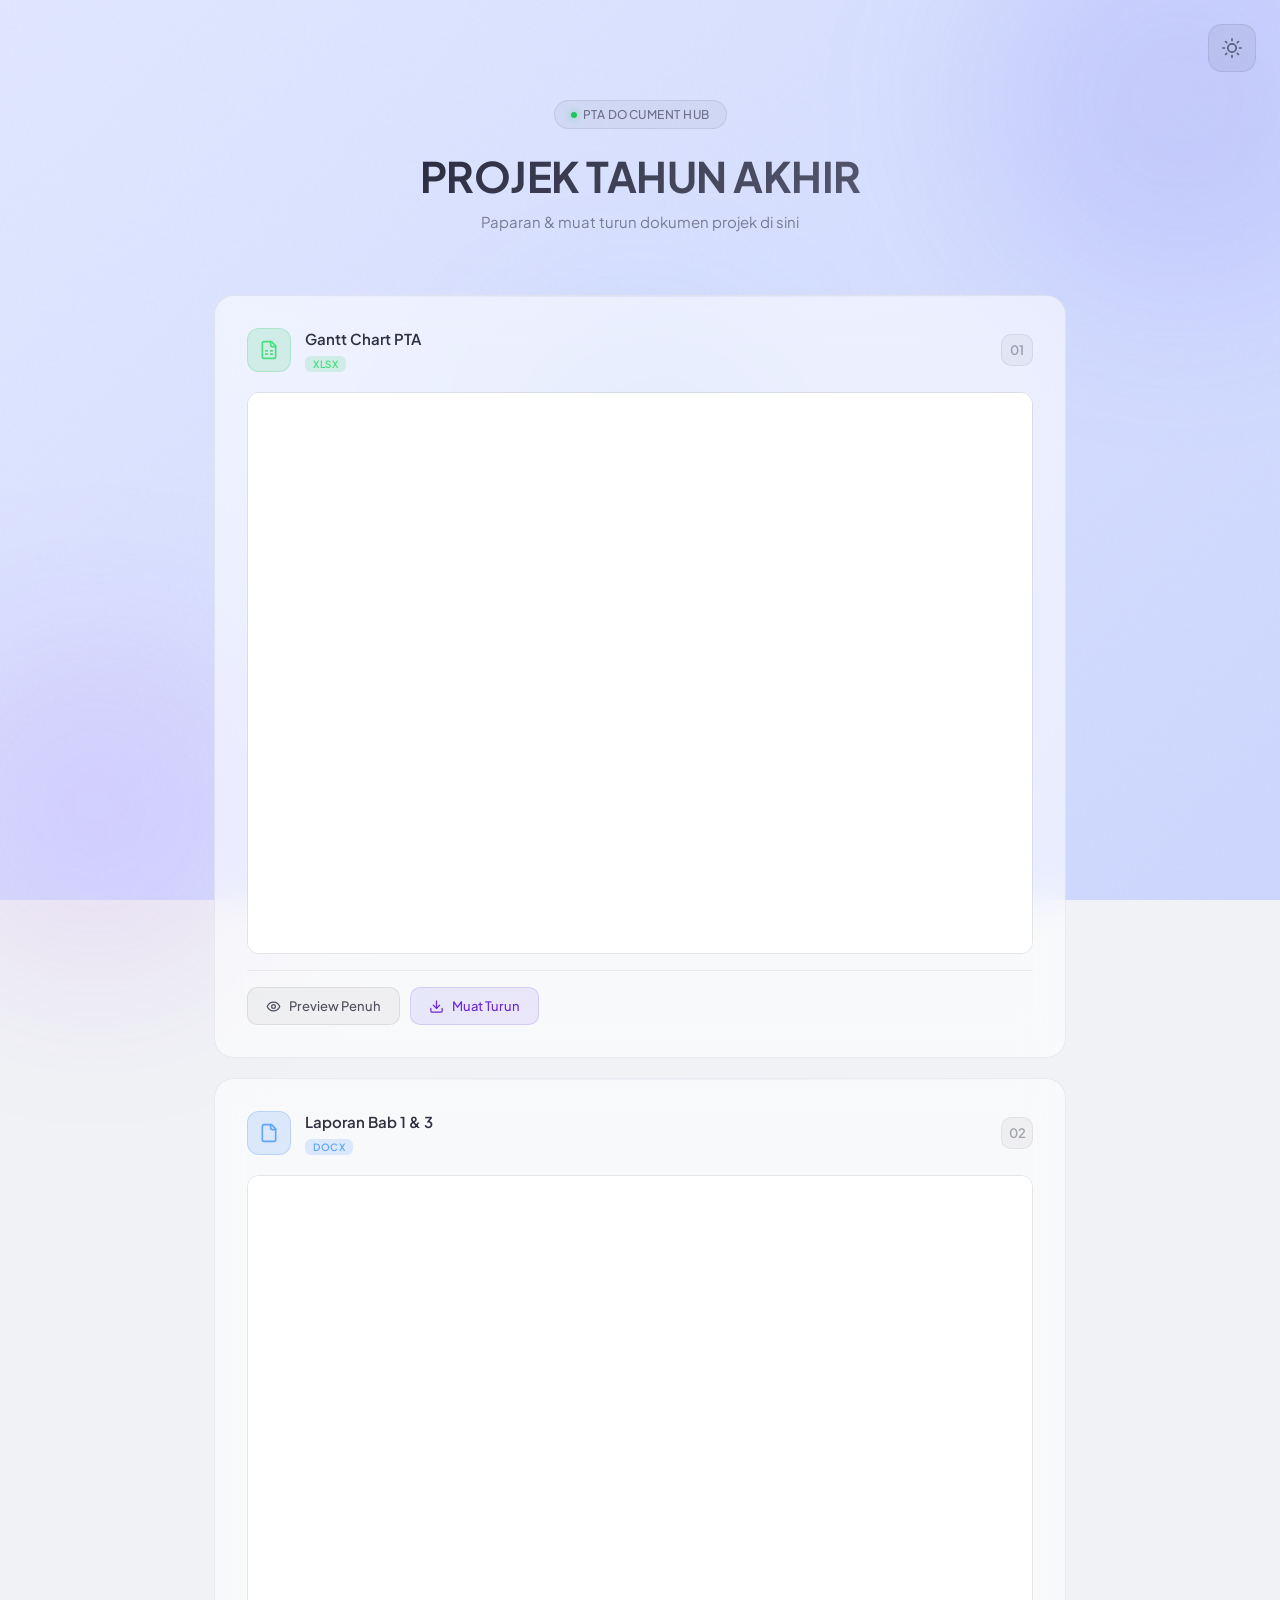
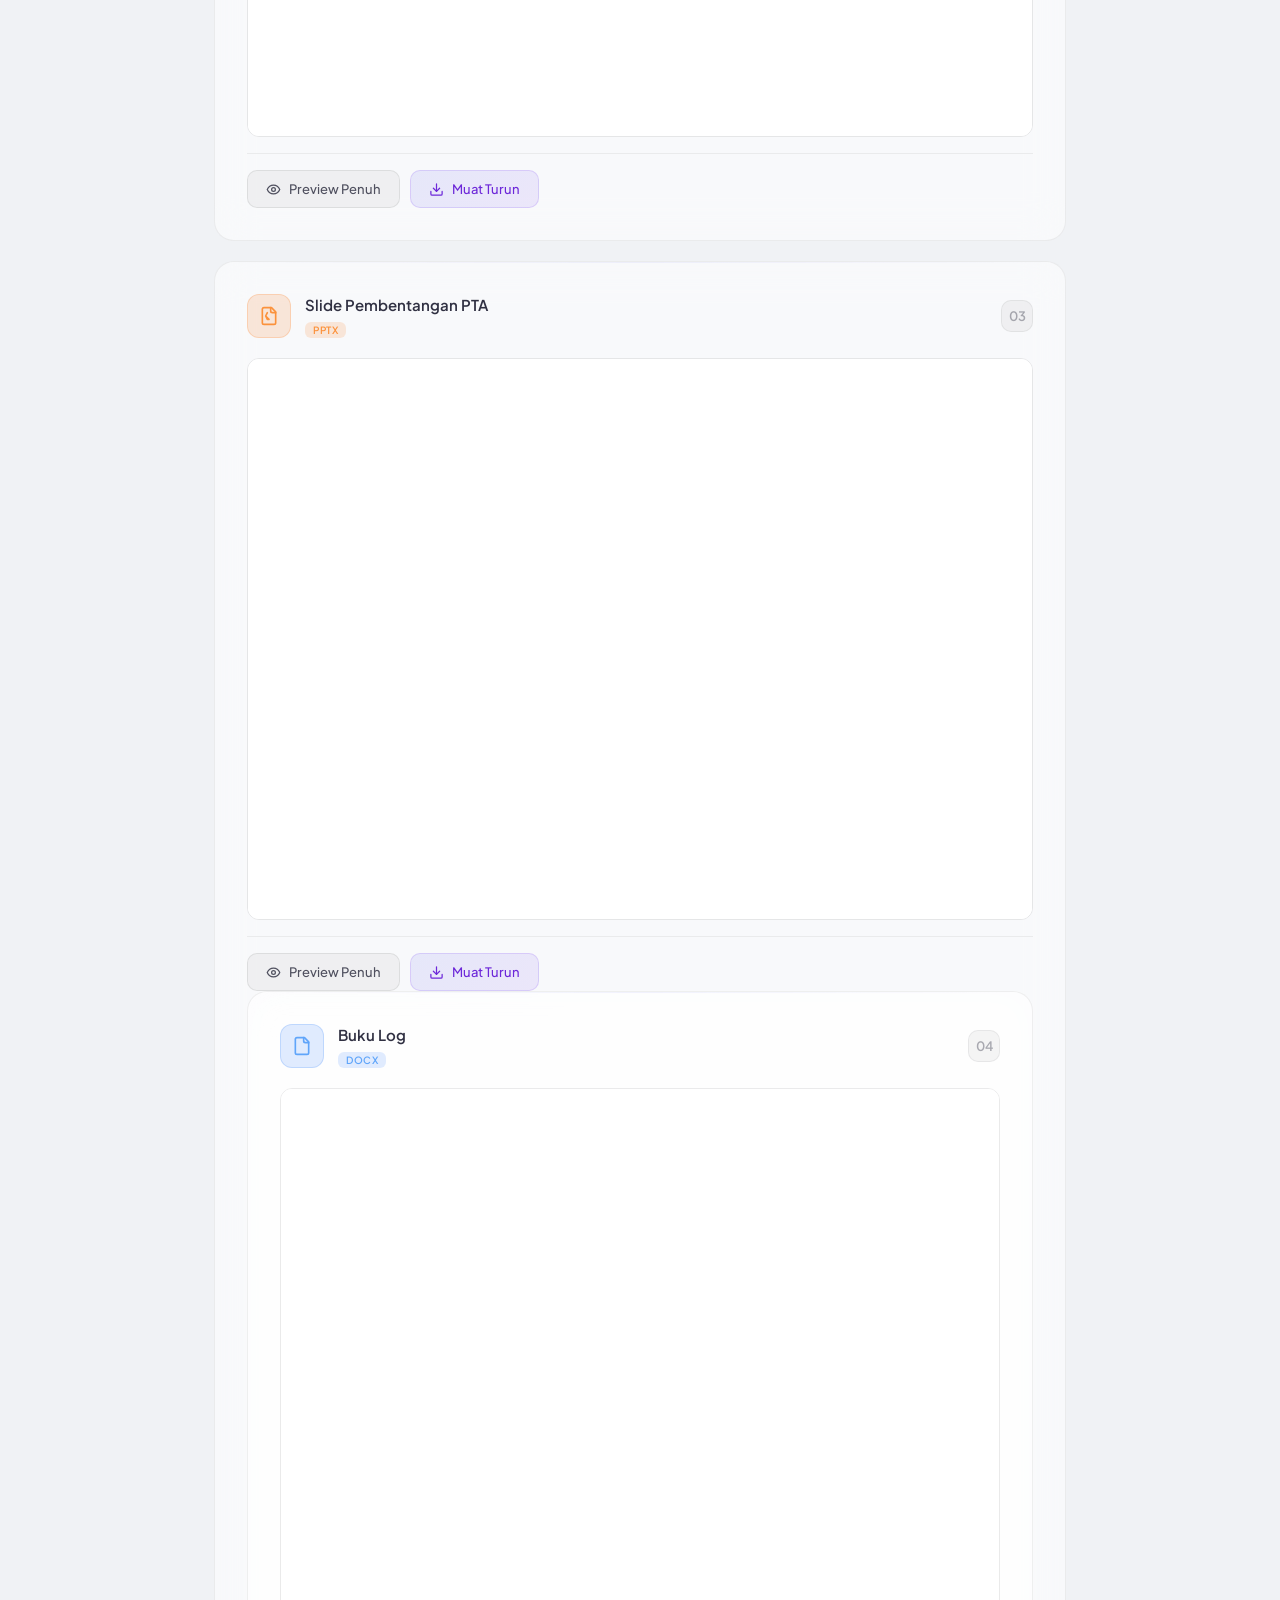
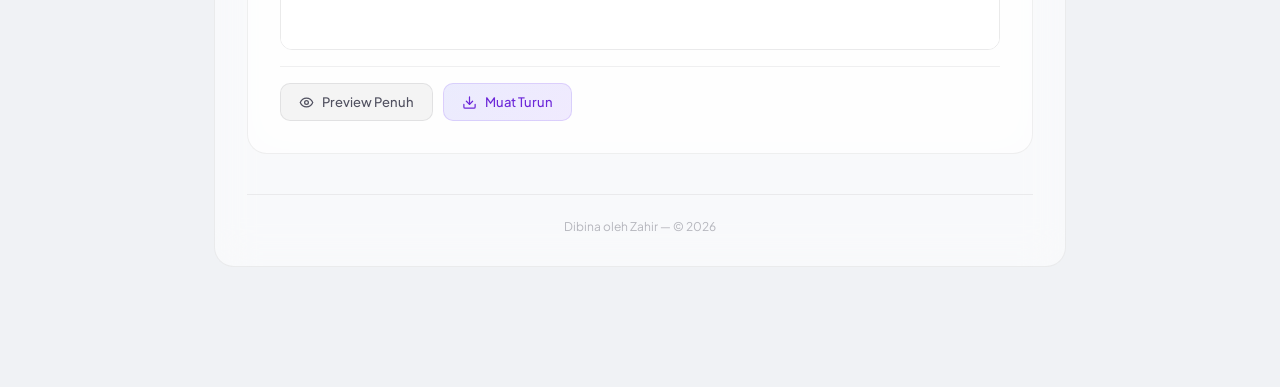
<file: PTA/index.html>
<!DOCTYPE html>
<html lang="ms">
<head>
  <meta charset="UTF-8">
  <meta name="viewport" content="width=device-width, initial-scale=1.0">
  <title>Dokumen PTA Viewer</title>
  <link rel="preconnect" href="https://fonts.googleapis.com">
  <link rel="preconnect" href="https://fonts.gstatic.com" crossorigin>
  <link href="https://fonts.googleapis.com/css2?family=Plus+Jakarta+Sans:wght@400;500;600;700&display=swap" rel="stylesheet">
  <link rel="stylesheet" href="styles.css">
  <link rel="icon" type="image/jpeg" href="https://raw.githubusercontent.com/zahiruddin0/HTML-2/refs/heads/main/PROFILE%20ZAHIRUDDIN/ZAHIRUDDIN.jpg">
</head>
<body>

  <div class="bg-gradient"></div>
  <div class="orb orb-1"></div>
  <div class="orb orb-2"></div>
  <div class="orb orb-3"></div>
  <div class="noise"></div>

  <!-- Theme Toggle -->
  <button class="theme-toggle" id="themeToggle" aria-label="Tukar tema">
    <svg class="icon-moon" xmlns="http://www.w3.org/2000/svg" viewBox="0 0 24 24" fill="none" stroke="currentColor" stroke-width="2" stroke-linecap="round" stroke-linejoin="round"><path d="M21 12.79A9 9 0 1 1 11.21 3 7 7 0 0 0 21 12.79z"/></svg>
    <svg class="icon-sun" xmlns="http://www.w3.org/2000/svg" viewBox="0 0 24 24" fill="none" stroke="currentColor" stroke-width="2" stroke-linecap="round" stroke-linejoin="round"><circle cx="12" cy="12" r="5"/><line x1="12" y1="1" x2="12" y2="3"/><line x1="12" y1="21" x2="12" y2="23"/><line x1="4.22" y1="4.22" x2="5.64" y2="5.64"/><line x1="18.36" y1="18.36" x2="19.78" y2="19.78"/><line x1="1" y1="12" x2="3" y2="12"/><line x1="21" y1="12" x2="23" y2="12"/><line x1="4.22" y1="19.78" x2="5.64" y2="18.36"/><line x1="18.36" y1="5.64" x2="19.78" y2="4.22"/></svg>
  </button>

  <div class="container">

    <header class="header">
      <div class="header-badge">
        <span class="dot"></span>
        PTA Document Hub
      </div>
      <h1>PROJEK TAHUN AKHIR</h1>
      <p>Paparan & muat turun dokumen projek di sini</p>
    </header>

    <!-- 1. Gantt Chart PTA -->
    <div class="glass-card">
      <div class="card-top">
        <div class="card-info">
          <div class="card-icon excel">
            <svg xmlns="http://www.w3.org/2000/svg" width="20" height="20" viewBox="0 0 24 24" fill="none" stroke="#4ade80" stroke-width="2" stroke-linecap="round" stroke-linejoin="round"><path d="M15 2H6a2 2 0 0 0-2 2v16a2 2 0 0 0 2 2h12a2 2 0 0 0 2-2V7Z"/><path d="M14 2v4a2 2 0 0 0 2 2h4"/><path d="M8 13h2"/><path d="M8 17h2"/><path d="M14 13h2"/><path d="M14 17h2"/></svg>
          </div>
          <div class="card-text">
            <h3>Gantt Chart PTA</h3>
            <span class="format-badge excel">XLSX</span>
          </div>
        </div>
        <div class="card-number">01</div>
      </div>

      <div class="iframe-wrapper">
        <iframe src="https://view.officeapps.live.com/op/embed.aspx?src=https://github.com/zahiruddin0/HTML-3/raw/refs/heads/main/PTA/2-Gantt-Chart-PTA%20-%20FINAL.xlsx" loading="lazy"></iframe>
      </div>

      <div class="divider"></div>

      <div class="card-actions">
        <a class="btn btn-preview" href="https://view.officeapps.live.com/op/embed.aspx?src=https://github.com/zahiruddin0/HTML-3/raw/refs/heads/main/PTA/2-Gantt-Chart-PTA%20-%20FINAL.xlsx" target="_blank">
          <svg xmlns="http://www.w3.org/2000/svg" width="15" height="15" viewBox="0 0 24 24" fill="none" stroke="currentColor" stroke-width="2" stroke-linecap="round" stroke-linejoin="round"><path d="M2 12s3-7 10-7 10 7 10 7-3 7-10 7-10-7-10-7Z"/><circle cx="12" cy="12" r="3"/></svg>
          Preview Penuh
        </a>
        <a class="btn btn-download" href="https://github.com/zahiruddin0/HTML-3/raw/refs/heads/main/PTA/2-Gantt-Chart-PTA%20-%20FINAL.xlsx" target="_blank">
          <svg xmlns="http://www.w3.org/2000/svg" width="15" height="15" viewBox="0 0 24 24" fill="none" stroke="currentColor" stroke-width="2" stroke-linecap="round" stroke-linejoin="round"><path d="M21 15v4a2 2 0 0 1-2 2H5a2 2 0 0 1-2-2v-4"/><polyline points="7 10 12 15 17 10"/><line x1="12" x2="12" y1="15" y2="3"/></svg>
          Muat Turun
        </a>
      </div>
    </div>

    <!-- 2. Laporan Bab 1 & 3 -->
    <div class="glass-card">
      <div class="card-top">
        <div class="card-info">
          <div class="card-icon word">
            <svg xmlns="http://www.w3.org/2000/svg" width="20" height="20" viewBox="0 0 24 24" fill="none" stroke="#60a5fa" stroke-width="2" stroke-linecap="round" stroke-linejoin="round"><path d="M15 2H6a2 2 0 0 0-2 2v16a2 2 0 0 0 2 2h12a2 2 0 0 0 2-2V7Z"/><path d="M14 2v4a2 2 0 0 0 2 2h4"/></svg>
          </div>
          <div class="card-text">
            <h3>Laporan Bab 1 & 3</h3>
            <span class="format-badge word">DOCX</span>
          </div>
        </div>
        <div class="card-number">02</div>
      </div>

      <div class="iframe-wrapper">
        <iframe src="https://view.officeapps.live.com/op/embed.aspx?src=https://github.com/zahiruddin0/HTML-3/raw/refs/heads/main/PTA/AUTOMATIC%20HEADLAMP%20v5%20ringkas.docx" loading="lazy"></iframe>
      </div>

      <div class="divider"></div>

      <div class="card-actions">
        <a class="btn btn-preview" href="https://view.officeapps.live.com/op/embed.aspx?src=https://github.com/zahiruddin0/HTML-3/raw/refs/heads/main/PTA/AUTOMATIC%20HEADLAMP%20v5%20ringkas.docx" target="_blank">
          <svg xmlns="http://www.w3.org/2000/svg" width="15" height="15" viewBox="0 0 24 24" fill="none" stroke="currentColor" stroke-width="2" stroke-linecap="round" stroke-linejoin="round"><path d="M2 12s3-7 10-7 10 7 10 7-3 7-10 7-10-7-10-7Z"/><circle cx="12" cy="12" r="3"/></svg>
          Preview Penuh
        </a>
        <a class="btn btn-download" href="https://github.com/zahiruddin0/HTML-3/raw/refs/heads/main/PTA/AUTOMATIC%20HEADLAMP%20v5%20ringkas.docx" target="_blank">
          <svg xmlns="http://www.w3.org/2000/svg" width="15" height="15" viewBox="0 0 24 24" fill="none" stroke="currentColor" stroke-width="2" stroke-linecap="round" stroke-linejoin="round"><path d="M21 15v4a2 2 0 0 1-2 2H5a2 2 0 0 1-2-2v-4"/><polyline points="7 10 12 15 17 10"/><line x1="12" x2="12" y1="15" y2="3"/></svg>
          Muat Turun
        </a>
      </div>
    </div>

    <!-- 3. Slide Pembentangan PTA -->
    <div class="glass-card">
      <div class="card-top">
        <div class="card-info">
          <div class="card-icon ppt">
            <svg xmlns="http://www.w3.org/2000/svg" width="20" height="20" viewBox="0 0 24 24" fill="none" stroke="#fb923c" stroke-width="2" stroke-linecap="round" stroke-linejoin="round"><path d="M15 2H6a2 2 0 0 0-2 2v16a2 2 0 0 0 2 2h12a2 2 0 0 0 2-2V7Z"/><path d="M14 2v4a2 2 0 0 0 2 2h4"/><polygon points="10 8 8 12 12 16 10 16 8 12 10 8"/></svg>
          </div>
          <div class="card-text">
            <h3>Slide Pembentangan PTA</h3>
            <span class="format-badge ppt">PPTX</span>
          </div>
        </div>
        <div class="card-number">03</div>
      </div>

      <div class="iframe-wrapper">
        <iframe src="https://view.officeapps.live.com/op/embed.aspx?src=https://github.com/zahiruddin0/HTML-3/raw/refs/heads/main/PTA/SLIDE%20PTA%20-%20RAFEEQ.pptx" loading="lazy"></iframe>
      </div>

      <div class="divider"></div>

      <div class="card-actions">
        <a class="btn btn-preview" href="https://view.officeapps.live.com/op/embed.aspx?src=https://github.com/zahiruddin0/HTML-3/raw/refs/heads/main/PTA/SLIDE%20PTA%20-%20RAFEEQ.pptx" target="_blank">
          <svg xmlns="http://www.w3.org/2000/svg" width="15" height="15" viewBox="0 0 24 24" fill="none" stroke="currentColor" stroke-width="2" stroke-linecap="round" stroke-linejoin="round"><path d="M2 12s3-7 10-7 10 7 10 7-3 7-10 7-10-7-10-7Z"/><circle cx="12" cy="12" r="3"/></svg>
          Preview Penuh
        </a>
        <a class="btn btn-download" href="https://github.com/zahiruddin0/HTML-3/raw/refs/heads/main/PTA/SLIDE%20PTA%20-%20RAFEEQ.pptx" target="_blank">
          <svg xmlns="http://www.w3.org/2000/svg" width="15" height="15" viewBox="0 0 24 24" fill="none" stroke="currentColor" stroke-width="2" stroke-linecap="round" stroke-linejoin="round"><path d="M21 15v4a2 2 0 0 1-2 2H5a2 2 0 0 1-2-2v-4"/><polyline points="7 10 12 15 17 10"/><line x1="12" x2="12" y1="15" y2="3"/></svg>
          Muat Turun
        </a>
      </div>
    <!-- 4. Buku Log -->
    <div class="glass-card">
      <div class="card-top">
        <div class="card-info">
          <div class="card-icon word">
            <svg xmlns="http://www.w3.org/2000/svg" width="20" height="20" viewBox="0 0 24 24" fill="none" stroke="#60a5fa" stroke-width="2" stroke-linecap="round" stroke-linejoin="round"><path d="M15 2H6a2 2 0 0 0-2 2v16a2 2 0 0 0 2 2h12a2 2 0 0 0 2-2V7Z"/><path d="M14 2v4a2 2 0 0 0 2 2h4"/></svg>
          </div>
          <div class="card-text">
            <h3>Buku Log</h3>
            <span class="format-badge word">DOCX</span>
          </div>
        </div>
        <div class="card-number">04</div>
      </div>

      <div class="iframe-wrapper">
        <iframe src="https://view.officeapps.live.com/op/embed.aspx?src=https://github.com/zahiruddin0/HTML-3/raw/refs/heads/main/PTA/Lampiran%209B%20-%20Buku%20LOG%20PTA%201%20(LENGKAP).docx" loading="lazy"></iframe>
      </div>

      <div class="divider"></div>

      <div class="card-actions">
        <a class="btn btn-preview" href="https://view.officeapps.live.com/op/embed.aspx?src=https://github.com/zahiruddin0/HTML-3/raw/refs/heads/main/PTA/Lampiran%209B%20-%20Buku%20LOG%20PTA%201%20(LENGKAP).docx" target="_blank">
          <svg xmlns="http://www.w3.org/2000/svg" width="15" height="15" viewBox="0 0 24 24" fill="none" stroke="currentColor" stroke-width="2" stroke-linecap="round" stroke-linejoin="round"><path d="M2 12s3-7 10-7 10 7 10 7-3 7-10 7-10-7-10-7Z"/><circle cx="12" cy="12" r="3"/></svg>
          Preview Penuh
        </a>
        <a class="btn btn-download" href="https://github.com/zahiruddin0/HTML-3/raw/refs/heads/main/PTA/Lampiran%209B%20-%20Buku%20LOG%20PTA%201%20(LENGKAP).docx" target="_blank">
          <svg xmlns="http://www.w3.org/2000/svg" width="15" height="15" viewBox="0 0 24 24" fill="none" stroke="currentColor" stroke-width="2" stroke-linecap="round" stroke-linejoin="round"><path d="M21 15v4a2 2 0 0 1-2 2H5a2 2 0 0 1-2-2v-4"/><polyline points="7 10 12 15 17 10"/><line x1="12" x2="12" y1="15" y2="3"/></svg>
          Muat Turun
        </a>
      </div>
    </div>

    <footer class="footer">
      <p>Dibina oleh Zahir &mdash; &copy; 2026</p>
    </footer>

  </div>

  <script src="script.js"></script>
</body>
</html>
</file>
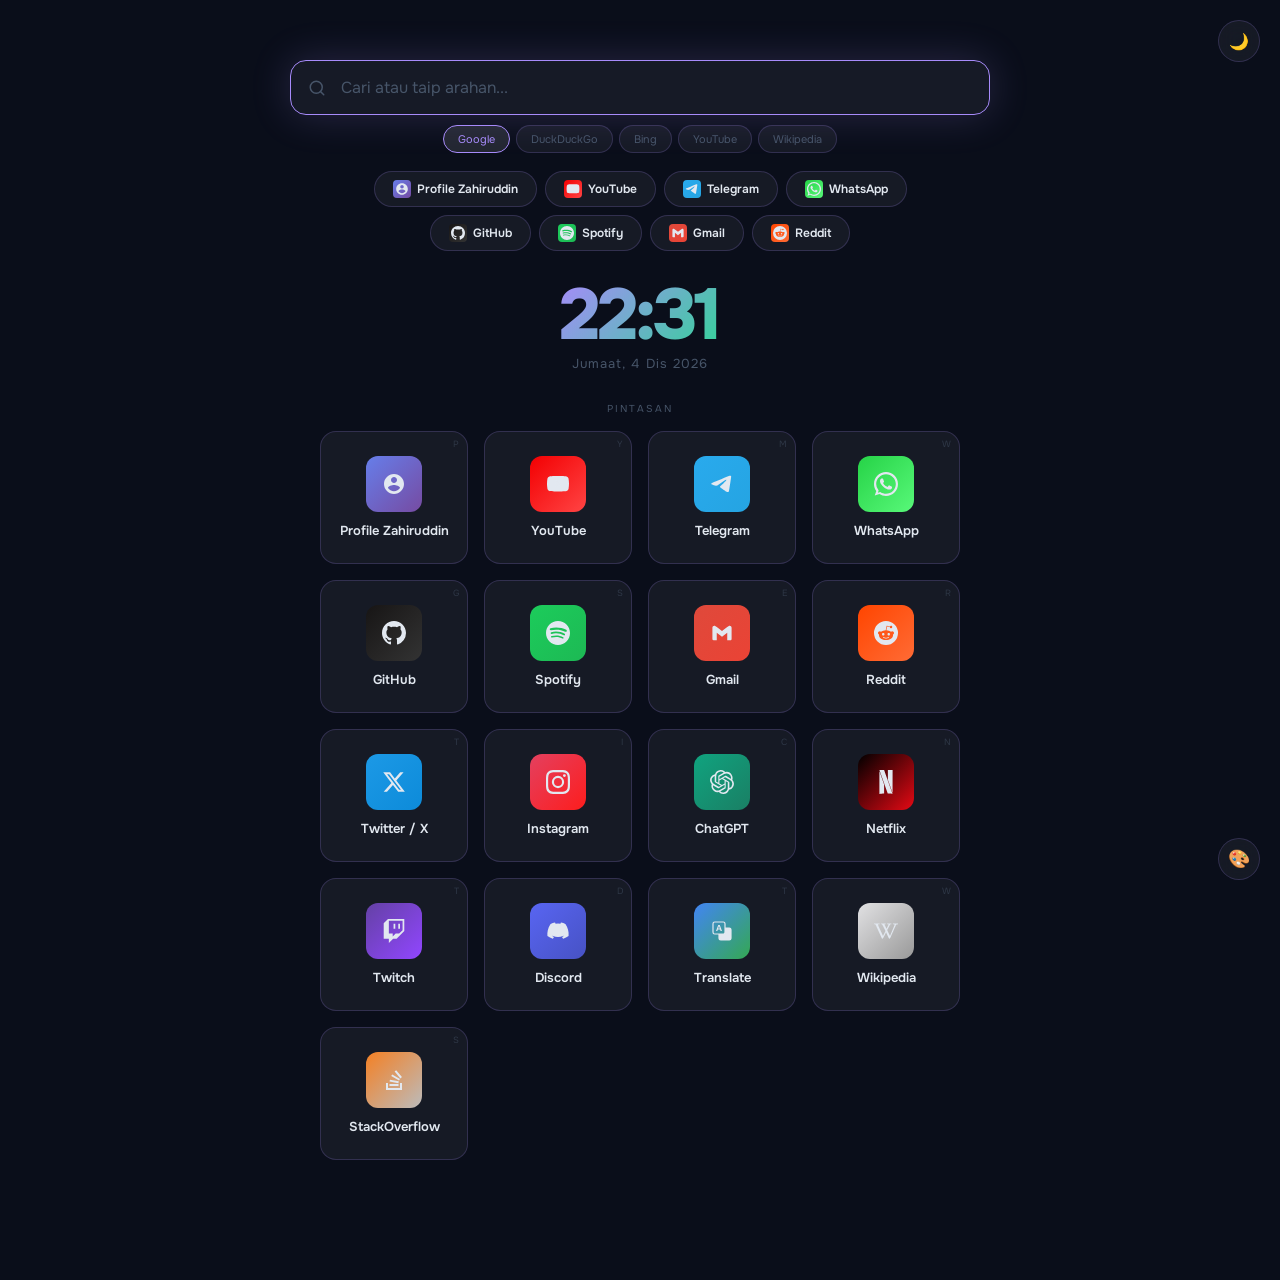
<file: START-PAGE/index.html>
<!DOCTYPE html>
<html lang="ms">
<head>
<meta charset="UTF-8">
<meta name="viewport" content="width=device-width, initial-scale=1.0, viewport-fit=cover">
<title>Chevron Startpage</title>
<link rel="icon" type="image/jpeg" href="https://raw.githubusercontent.com/zahiruddin0/HTML-2/refs/heads/main/PROFILE%20ZAHIRUDDIN/ZAHIRUDDIN.jpg">
<link rel="apple-touch-icon" href="https://raw.githubusercontent.com/zahiruddin0/HTML-2/refs/heads/main/PROFILE%20ZAHIRUDDIN/ZAHIRUDDIN.jpg">
<link href="https://fonts.googleapis.com/css2?family=Onest:wght@300;400;600;700;800&family=Syne:wght@400;700;800&family=DM+Sans:wght@300;400;500&family=Space+Mono:wght@400;700&family=Playfair+Display:ital,wght@0,700;1,400&family=Bebas+Neue&family=Crimson+Pro:ital,wght@0,300;1,300&family=Share+Tech+Mono&family=Plus+Jakarta+Sans:wght@300;400;500;600&family=Noto+Serif+JP:wght@300;400;700&family=VT323&family=Outfit:wght@300;400;700&display=swap" rel="stylesheet">
<style>
*,*::before,*::after{margin:0;padding:0;box-sizing:border-box}

:root{
  --bg:#0f1117;--surface:rgba(255,255,255,0.05);--surface-hover:rgba(255,255,255,0.1);
  --accent:#a78bfa;--accent2:#34d399;--text:#e2e8f0;--text-muted:#475569;
  --border:rgba(255,255,255,0.1);--glow:0 0 30px rgba(167,139,250,0.2);
  --radius:16px;--font-display:'Onest',sans-serif;--font-body:'Onest',sans-serif;
}

/* ===== 11 THEMES ===== */
body.theme-aurora{--bg:#0a0e1a;--accent:#a78bfa;--accent2:#34d399;--text:#e2e8f0;--text-muted:#475569;--border:rgba(167,139,250,0.2);--glow:0 0 40px rgba(167,139,250,0.2)}
body.theme-neon{--bg:#050510;--accent:#00ffcc;--accent2:#ff00aa;--text:#e0f0ff;--text-muted:#556677;--border:rgba(0,255,204,0.2);--glow:0 0 20px rgba(0,255,204,0.4);--font-display:'Space Mono',monospace;--font-body:'Space Mono',monospace}
body.theme-luxury{--bg:#0d0b08;--accent:#d4af37;--accent2:#c9956e;--text:#f5ead8;--text-muted:#6b5a3e;--border:rgba(212,175,55,0.25);--glow:0 4px 30px rgba(212,175,55,0.15);--font-display:'Playfair Display',serif;--font-body:'Crimson Pro',serif}
body.theme-brutalist{--bg:#f0ece4;--accent:#ff2200;--accent2:#0000ff;--text:#111;--text-muted:#888;--border:#111;--glow:4px 4px 0 #111;--font-display:'Bebas Neue',sans-serif}
body.theme-terminal{--bg:#0c0c0c;--accent:#00ff46;--accent2:#00cc38;--text:#00ff46;--text-muted:#1a5c2a;--border:rgba(0,255,70,0.2);--glow:0 0 20px rgba(0,255,70,0.3);--font-display:'Share Tech Mono',monospace;--font-body:'Share Tech Mono',monospace}
body.theme-cyber{--bg:#0a0a0a;--accent:#ff2b2b;--accent2:#8c8c8c;--text:#c8c8c8;--text-muted:#3a3a3a;--border:rgba(255,43,43,0.2);--glow:0 0 18px rgba(255,43,43,0.35);--font-display:'Syne',sans-serif}
body.theme-glass{--bg:#1a1040;--accent:#e879f9;--accent2:#67e8f9;--text:#f0f4ff;--text-muted:rgba(200,210,255,0.45);--border:rgba(255,255,255,0.15);--glow:0 8px 32px rgba(232,121,249,0.2);--font-display:'Plus Jakarta Sans',sans-serif;--font-body:'Plus Jakarta Sans',sans-serif}
body.theme-liquidglass{--bg:#d8e8f5;--accent:#0071e3;--accent2:#34aadc;--text:#1d1d1f;--text-muted:rgba(29,29,31,0.45);--border:rgba(255,255,255,0.6);--glow:0 8px 32px rgba(0,113,227,0.18);--font-display:'Plus Jakarta Sans',sans-serif}
body.theme-sakura{--bg:#fdf6f0;--accent:#c0687a;--accent2:#e8a0b0;--text:#2d1a1e;--text-muted:rgba(45,26,30,0.42);--border:rgba(192,104,122,0.22);--glow:0 4px 24px rgba(192,104,122,0.18);--font-display:'Noto Serif JP',serif}
body.theme-retro80s{--bg:#0d0015;--accent:#ff00ff;--accent2:#ffee00;--text:#f0e0ff;--text-muted:rgba(220,180,255,0.4);--border:rgba(255,0,255,0.25);--glow:0 0 20px rgba(255,0,255,0.5);--font-display:'VT323',monospace}
body.theme-minimal{--bg:#f8f8f6;--accent:#111;--accent2:#888;--text:#111;--text-muted:#aaa;--border:rgba(0,0,0,0.1);--glow:none;--font-display:'Outfit',sans-serif;--font-body:'Outfit',sans-serif}

body{background:var(--bg);color:var(--text);font-family:var(--font-body);min-height:100vh;display:flex;flex-direction:column;align-items:center;padding:env(safe-area-inset-top,40px) 20px 80px;transition:background .5s,color .5s;overflow-x:hidden}

/* ===== SEARCH ===== */
.search-wrap{width:100%;max-width:640px;margin:60px auto 0;position:relative;z-index:10}
.search-input-wrap{position:relative}
.search-box{width:100%;padding:16px 20px 16px 50px;border-radius:var(--radius);border:1px solid var(--border);background:var(--surface);color:var(--text);font-size:16px;font-family:var(--font-body);outline:none;transition:all .3s}
.search-box::placeholder{color:var(--text-muted)}
.search-box:focus{border-color:var(--accent);box-shadow:var(--glow)}
.search-icon{position:absolute;left:18px;top:50%;transform:translateY(-50%);color:var(--text-muted);pointer-events:none}
.search-engines{display:flex;gap:6px;margin-top:10px;justify-content:center;flex-wrap:wrap}
.engine-btn{padding:6px 14px;border-radius:20px;border:1px solid var(--border);background:var(--surface);color:var(--text-muted);font-size:11px;cursor:pointer;transition:all .2s;font-family:var(--font-body)}
.engine-btn:hover,.engine-btn.active{border-color:var(--accent);color:var(--accent);background:var(--surface-hover)}


/* ===== MACROS GRID ===== */
.macros-section{width:100%;max-width:640px;margin:30px auto 0;position:relative;z-index:5}
.macros-label{font-size:10px;letter-spacing:.2em;text-transform:uppercase;color:var(--text-muted);text-align:center;margin-bottom:16px}
.macros-grid{display:grid;grid-template-columns:repeat(auto-fill,minmax(110px,1fr));gap:12px}
.macro-card{display:flex;flex-direction:column;align-items:center;justify-content:center;gap:10px;padding:20px 12px;border-radius:var(--radius);border:1px solid var(--border);background:var(--surface);text-decoration:none;color:var(--text);transition:all .3s cubic-bezier(.23,1,.32,1);cursor:pointer;position:relative;overflow:hidden}
.macro-card::before{content:'';position:absolute;left:0;top:0;bottom:0;width:3px;background:linear-gradient(var(--accent),var(--accent2));transform:scaleY(0);transform-origin:bottom;transition:transform .3s}
.macro-card:hover::before{transform:scaleY(1)}
.macro-card:hover{transform:translateY(-6px);border-color:var(--accent);box-shadow:var(--glow);background:var(--surface-hover)}
.macro-icon{width:48px;height:48px;border-radius:12px;display:flex;align-items:center;justify-content:center;font-size:22px;transition:transform .3s}
.macro-card:hover .macro-icon{transform:scale(1.1) rotate(-5deg)}
.macro-icon svg{width:24px;height:24px;fill:currentColor}
.macro-name{font-size:12px;font-weight:600;text-align:center;white-space:nowrap;overflow:hidden;text-overflow:ellipsis;width:100%}
.macro-key{position:absolute;top:6px;right:8px;font-size:9px;color:var(--text-muted);opacity:.5}

/* ===== FOOTER ===== */
.footer{text-align:center;margin-top:auto;padding-top:40px;font-size:11px;color:var(--text-muted);letter-spacing:.1em}
.footer span{color:var(--accent)}

/* ===== THEME SWITCHER ===== */
.theme-toggle{position:fixed;bottom:20px;right:20px;z-index:1000;width:42px;height:42px;border-radius:50%;border:1px solid var(--border);background:var(--surface);color:var(--text);cursor:pointer;display:flex;align-items:center;justify-content:center;font-size:18px;transition:all .3s;backdrop-filter:blur(12px)}
.theme-toggle:hover{border-color:var(--accent);box-shadow:var(--glow);transform:scale(1.1)}
.theme-panel{position:fixed;bottom:74px;right:20px;z-index:1000;background:var(--surface);backdrop-filter:blur(20px);border:1px solid var(--border);border-radius:var(--radius);padding:10px;display:none;flex-direction:column;gap:4px;min-width:180px;box-shadow:0 20px 60px rgba(0,0,0,.4);animation:panelIn .2s ease}
.theme-panel.open{display:flex}
@keyframes panelIn{from{opacity:0;transform:translateY(8px) scale(.96)}to{opacity:1;transform:translateY(0) scale(1)}}
.theme-opt{display:flex;align-items:center;gap:10px;padding:8px 10px;border-radius:10px;cursor:pointer;border:1px solid transparent;background:transparent;color:var(--text);font-size:12px;font-family:var(--font-body);transition:all .2s}
.theme-opt:hover{background:var(--surface-hover);border-color:var(--border)}
.theme-opt.active{border-color:var(--accent)}
.theme-dot{width:20px;height:20px;border-radius:50%;flex-shrink:0;border:1px solid rgba(255,255,255,.15)}
.theme-label{flex:1;text-align:left}

/* ===== SETTINGS GEAR ===== */
.settings-btn{position:fixed;top:20px;right:20px;z-index:1000;width:42px;height:42px;border-radius:50%;border:1px solid var(--border);background:var(--surface);color:var(--text);cursor:pointer;display:flex;align-items:center;justify-content:center;font-size:16px;transition:all .3s;backdrop-filter:blur(12px)}
.settings-btn:hover{border-color:var(--accent);box-shadow:var(--glow);transform:rotate(60deg)}
body.light-mode{--bg:#f5f5f7;--surface:rgba(0,0,0,0.03);--surface-hover:rgba(0,0,0,0.06);--text:#1d1d1f;--text-muted:#86868b;--border:rgba(0,0,0,0.1);--glow:0 4px 20px rgba(0,0,0,0.1)}
body.light-mode.theme-aurora{--bg:#f0f0ff;--text:#1a1a2e;--text-muted:#6c6c8a;--border:rgba(167,139,250,0.3)}
body.light-mode.theme-neon{--bg:#f0fffc;--text:#0a1a15;--text-muted:#4a6a60;--border:rgba(0,255,204,0.3)}
body.light-mode.theme-luxury{--bg:#faf8f4;--text:#2a2010;--text-muted:#8a7a5a;--border:rgba(212,175,55,0.3)}
body.light-mode.theme-terminal{--bg:#f0f0f0;--text:#0a2a10;--text-muted:#4a7a50;--border:rgba(0,180,50,0.3)}
body.light-mode.theme-cyber{--bg:#f8f8f8;--text:#1a1a1a;--text-muted:#6a6a6a;--border:rgba(255,43,43,0.3)}
body.light-mode.theme-glass{--bg:#f8f4ff;--text:#1a1030;--text-muted:#7a6a9a;--border:rgba(232,121,249,0.3)}
body.light-mode.theme-sakura{--bg:#fff8f6;--text:#2d1a1e;--text-muted:#8a6a70;--border:rgba(192,104,122,0.3)}
body.light-mode.theme-retro80s{--bg:#f8f0ff;--text:#1a0020;--text-muted:#7a5a8a;--border:rgba(255,0,255,0.3)}
body.light-mode.theme-brutalist{--bg:#f0ece4;--text:#111;--text-muted:#888;--border:#111;--glow:2px 2px 0 #111}
body.light-mode.theme-liquidglass{--bg:#e8f0f8;--text:#1d1d1f;--text-muted:rgba(29,29,31,0.5);--border:rgba(0,113,227,0.2)}
body.light-mode.theme-minimal{--bg:#ffffff;--text:#111;--text-muted:#999;--border:rgba(0,0,0,0.08)}

/* ===== MACROS MENU (CAROUSEL) ===== */
.pinned-bar{width:100%;max-width:640px;display:flex;gap:8px;overflow-x:auto;padding:8px 0;justify-content:center;flex-wrap:wrap;margin-top:10px;position:relative;z-index:5}
.pinned-bar::-webkit-scrollbar{display:none}
.pinned-pill{display:flex;align-items:center;gap:6px;padding:6px 14px;border-radius:20px;border:1px solid var(--border);background:var(--surface);color:var(--text);font-size:11px;font-weight:600;cursor:pointer;text-decoration:none;transition:all .2s;white-space:nowrap}
.pinned-pill:hover{border-color:var(--accent);color:var(--accent);box-shadow:var(--glow)}
.pinned-pill .pill-icon{width:18px;height:18px;border-radius:4px;display:flex;align-items:center;justify-content:center;font-size:12px}
.pinned-pill .pill-icon svg{width:14px;height:14px;fill:currentColor}

/* ===== CLOCK ===== */
.clock{font-family:var(--font-display);font-size:clamp(42px,10vw,72px);font-weight:800;text-align:center;margin-top:20px;letter-spacing:-.04em;line-height:1;background:linear-gradient(135deg,var(--accent),var(--accent2));-webkit-background-clip:text;-webkit-text-fill-color:transparent;background-clip:text;position:relative;z-index:5}
.clock-date{font-size:13px;color:var(--text-muted);text-align:center;margin-top:4px;letter-spacing:.08em;position:relative;z-index:5}

/* ===== RESPONSIVE ===== */
@media(min-width:1024px){
  .macros-grid{grid-template-columns:repeat(auto-fill,minmax(130px,1fr));gap:16px}
  .macro-card{padding:24px 16px}
  .macro-icon{width:56px;height:56px;font-size:26px}
  .macro-name{font-size:13px}
  .search-wrap{max-width:700px}
  .pinned-pill{padding:8px 18px;font-size:12px}
}
@media(min-width:768px) and (max-width:1024px){
  .macros-grid{grid-template-columns:repeat(auto-fill,minmax(115px,1fr));gap:14px}
  .search-wrap{max-width:580px}
}
@media(max-width:768px){
  body{padding:20px 14px 100px}
  .search-wrap{margin-top:30px}
  .macros-grid{grid-template-columns:repeat(auto-fill,minmax(95px,1fr));gap:10px}
  .macro-card{padding:16px 8px;border-radius:14px}
  .macro-icon{width:40px;height:40px;font-size:18px;border-radius:10px}
  .macro-name{font-size:11px}
  .macro-key{display:none}
  .pinned-bar{flex-wrap:nowrap;overflow-x:auto;justify-content:flex-start;padding:8px 4px;-webkit-overflow-scrolling:touch}
  .clock{font-size:clamp(36px,12vw,56px)}
  .theme-panel{right:10px;bottom:70px}
  .theme-toggle{right:10px;bottom:16px}
  .settings-btn{right:10px;top:16px}
}
@media(max-width:374px){
  .macros-grid{grid-template-columns:repeat(3,1fr);gap:8px}
  .macro-card{padding:12px 6px;border-radius:12px}
  .macro-icon{width:36px;height:36px;font-size:16px}
  .macro-name{font-size:10px}
  .search-box{font-size:15px;padding:14px 16px 14px 44px}
  .clock{font-size:40px}
}
@media(orientation:landscape) and (max-height:500px){
  .search-wrap{margin-top:10px}
  .macros-grid{grid-template-columns:repeat(auto-fill,minmax(90px,1fr));gap:8px}
  .macro-card{padding:10px 6px}
}
@media(prefers-reduced-motion:reduce){
  *,*::before,*::after{animation-duration:.01ms!important;transition-duration:.01ms!important}
}
</style>
</head>
<body class="theme-aurora">

<!-- Settings -->
<button class="settings-btn" id="settingsBtn" title="Tetapan"></button>

<!-- Search -->
<div class="search-wrap">
  <div class="search-input-wrap">
    <svg class="search-icon" width="18" height="18" viewBox="0 0 24 24" fill="none" stroke="currentColor" stroke-width="2" stroke-linecap="round" stroke-linejoin="round"><circle cx="11" cy="11" r="8"/><line x1="21" y1="21" x2="16.65" y2="16.65"/></svg>
    <input class="search-box" id="searchBox" type="text" placeholder="Cari atau taip arahan..." autocomplete="off" autofocus>
  </div>
  <div class="search-engines" id="engines"></div>
</div>



<!-- Pinned Macros Bar -->
<div class="pinned-bar" id="pinnedBar"></div>

<!-- Clock -->
<div class="clock" id="clock">00:00</div>
<div class="clock-date" id="clockDate"></div>

<!-- Macros Grid -->
<div class="macros-section">
  <div class="macros-label">Pintasan</div>
  <div class="macros-grid" id="macrosGrid"></div>
</div>

<!-- Theme Switcher -->
<button class="theme-toggle" id="themeToggle" title="Tukar Tema">🎨</button>
<div class="theme-panel" id="themePanel"></div>

<!-- Footer -->
<div class="footer"></div>

<script>
// ===== MACROS DATA =====
const MACROS = [
  {name:'Profile Zahiruddin',triggers:['profile','pz','zahir'],url:'https://profile-zahiruddin.vercel.app/',icon:'<svg viewBox="0 0 24 24"><path d="M12 2C6.48 2 2 6.48 2 12s4.48 10 10 10 10-4.48 10-10S17.52 2 12 2zm0 3c1.66 0 3 1.34 3 3s-1.34 3-3 3-3-1.34-3-3 1.34-3 3-3zm0 14.2c-2.5 0-4.71-1.28-6-3.22.03-1.99 4-3.08 6-3.08 1.99 0 5.97 1.09 6 3.08-1.29 1.94-3.5 3.22-6 3.22z"/></svg>',color:'#667eea',color2:'#764ba2',key:'KeyP',pinned:true,category:'Profile'},
  {name:'YouTube',triggers:['yt','y','youtube'],url:'https://youtube.com',icon:'<svg viewBox="0 0 24 24"><path d="M22.54 6.42a2.78 2.78 0 0 0-1.94-2C18.88 4 12 4 12 4s-6.88 0-8.6.46a2.78 2.78 0 0 0-1.94 2A29 29 0 0 0 1 11.75a29 29 0 0 0 .46 5.33A2.78 2.78 0 0 0 3.4 19c1.72.46 8.6.46 8.6.46s6.88 0 8.6-.46a2.78 2.78 0 0 0 1.94-2 29 29 0 0 0 .46-5.25 29 29 0 0 0-.46-5.33z"/><polygon points="9.75 15.02 15.5 11.75 9.75 8.48 9.75 15.02"/></svg>',color:'#f30002',color2:'#ff4444',key:'KeyY',pinned:true,category:'Entertainment'},
  {name:'Telegram',triggers:['tg','tm','telegram'],url:'https://t.me',icon:'<svg viewBox="-4 -7 115 115"><path d="M89.442,11.418c-12.533,5.19-66.27,27.449-81.118,33.516c-9.958,3.886-4.129,7.529-4.129,7.529s8.5,2.914,15.786,5.1c7.286,2.186,11.172-0.243,11.172-0.243l34.244-23.073c12.143-8.257,9.229-1.457,6.315,1.457c-6.315,6.315-16.758,16.272-25.501,24.287c-3.886,3.4-1.943,6.315-0.243,7.772c6.315,5.343,23.558,16.272,24.53,17.001c5.131,3.632,15.223,8.861,16.758-2.186c0,0,6.072-38.13,6.072-38.13c1.943-12.872,3.886-24.773,4.129-28.173C98.185,8.018,89.442,11.418,89.442,11.418z"/></svg>',color:'#29aaed',color2:'#25a4e2',key:'KeyM',pinned:true,category:'Communication'},
  {name:'WhatsApp',triggers:['wa','wapp','whatsapp'],url:'https://web.whatsapp.com',icon:'<svg viewBox="0 0 24 24"><path d="M17.472 14.382c-.297-.149-1.758-.867-2.03-.967-.273-.099-.471-.148-.67.15-.197.297-.767.966-.94 1.164-.173.199-.347.223-.644.075-.297-.15-1.255-.463-2.39-1.475-.883-.788-1.48-1.761-1.653-2.059-.173-.297-.018-.458.13-.606.134-.133.298-.347.446-.52.149-.174.198-.298.298-.497.099-.198.05-.371-.025-.52-.075-.149-.669-1.612-.916-2.207-.242-.579-.487-.5-.669-.51-.173-.008-.371-.01-.57-.01-.198 0-.52.074-.792.372-.272.297-1.04 1.016-1.04 2.479 0 1.462 1.065 2.875 1.213 3.074.149.198 2.096 3.2 5.077 4.487.709.306 1.262.489 1.694.625.712.227 1.36.195 1.871.118.571-.085 1.758-.719 2.006-1.413.248-.694.248-1.289.173-1.413-.074-.124-.272-.198-.57-.347z"/><path d="M12 0C5.373 0 0 5.373 0 12c0 2.625.846 5.059 2.284 7.034L.789 23.492l4.616-1.47A11.952 11.952 0 0 0 12 24c6.627 0 12-5.373 12-12S18.627 0 12 0zm0 21.82c-1.98 0-3.81-.56-5.36-1.52l-.38-.23-2.39.76.78-2.32-.25-.39A9.78 9.78 0 0 1 2.18 12c0-5.42 4.4-9.82 9.82-9.82S21.82 6.58 21.82 12s-4.4 9.82-9.82 9.82z"/></svg>',color:'#26d347',color2:'#58f879',key:'KeyW',pinned:true,category:'Communication'},
  {name:'GitHub',triggers:['git','g','github'],url:'https://github.com',icon:'<svg viewBox="0 0 24 24"><path d="M12 0C5.37 0 0 5.37 0 12c0 5.31 3.435 9.795 8.205 11.385.6.105.825-.255.825-.57 0-.285-.015-1.23-.015-2.235-3.015.555-3.795-.735-4.035-1.41-.135-.345-.72-1.41-1.23-1.695-.42-.225-1.02-.78-.015-.795.945-.015 1.62.87 1.845 1.23 1.08 1.815 2.805 1.305 3.495.99.105-.78.42-1.305.765-1.605-2.67-.3-5.46-1.335-5.46-5.925 0-1.305.465-2.385 1.23-3.225-.12-.3-.54-1.53.12-3.18 0 0 1.005-.315 3.3 1.23.96-.27 1.98-.405 3-.405s2.04.135 3 .405c2.295-1.56 3.3-1.23 3.3-1.23.66 1.65.24 2.88.12 3.18.765.84 1.23 1.905 1.23 3.225 0 4.605-2.805 5.625-5.475 5.925.435.375.81 1.095.81 2.22 0 1.605-.015 2.895-.015 3.3 0 .315.225.69.825.57A12.02 12.02 0 0 0 24 12c0-6.63-5.37-12-12-12z"/></svg>',color:'#171515',color2:'#333',key:'KeyG',pinned:true,category:'Programming'},
  {name:'Spotify',triggers:['sp','sfy','spotify','music'],url:'https://open.spotify.com',icon:'<svg viewBox="0 0 24 24"><path d="M12 0C5.4 0 0 5.4 0 12s5.4 12 12 12 12-5.4 12-12S18.66 0 12 0zm5.521 17.34c-.24.359-.66.48-1.021.24-2.82-1.74-6.36-2.101-10.561-1.141-.418.122-.779-.179-.899-.539-.12-.421.18-.78.54-.9 4.56-1.021 8.52-.6 11.64 1.32.42.18.479.659.301 1.02zm1.44-3.3c-.301.42-.841.6-1.262.3-3.239-1.98-8.159-2.58-11.939-1.38-.479.12-1.02-.12-1.14-.6-.12-.48.12-1.021.6-1.141C9.6 9.9 15 10.561 18.72 12.84c.361.181.54.78.241 1.2zm.12-3.36C15.24 8.4 8.82 8.16 5.16 9.301c-.6.179-1.2-.181-1.38-.721-.18-.601.18-1.2.72-1.381 4.26-1.26 11.28-1.02 15.721 1.621.539.3.719 1.02.419 1.56-.299.421-1.02.599-1.559.3z"/></svg>',color:'#1ccc5b',color2:'#1db954',key:'KeyS',pinned:true,category:'Music'},
  {name:'Gmail',triggers:['gm','mail','gmail'],url:'https://gmail.com',icon:'<svg viewBox="-3 -3 30 30"><path d="M24 5.457v13.909c0 .904-.732 1.636-1.636 1.636h-3.819V11.73L12 16.64l-6.545-4.91v9.273H1.636A1.636 1.636 0 0 1 0 19.366V5.457c0-2.023 2.309-3.178 3.927-1.964L5.455 4.64 12 9.548l6.545-4.91 1.528-1.145C21.69 2.28 24 3.434 24 5.457z"/></svg>',color:'#df493b',color2:'#ea4335',key:'KeyE',pinned:true,category:'Communication'},
  {name:'Reddit',triggers:['r','rd','reddit'],url:'https://reddit.com',icon:'<svg viewBox="0 0 24 24"><path d="M12 0A12 12 0 0 0 0 12a12 12 0 0 0 12 12 12 12 0 0 0 12-12A12 12 0 0 0 12 0zm5.01 4.744c.688 0 1.25.561 1.25 1.249a1.25 1.25 0 0 1-2.498.056l-2.597-.547-.8 3.747c1.82.07 3.48.632 4.674 1.488.308-.309.73-.491 1.207-.491.968 0 1.754.786 1.754 1.754 0 .716-.435 1.333-1.01 1.614a3.111 3.111 0 0 1 .042.52c0 2.694-3.13 4.87-7.004 4.87-3.874 0-7.004-2.176-7.004-4.87 0-.183.015-.366.043-.534A1.748 1.748 0 0 1 4.028 12c0-.968.786-1.754 1.754-1.754.463 0 .898.196 1.207.49 1.207-.883 2.878-1.43 4.744-1.487l.885-4.182a.342.342 0 0 1 .14-.197.35.35 0 0 1 .238-.042l2.906.617a1.214 1.214 0 0 1 1.108-.701zM9.25 12C8.561 12 8 12.562 8 13.25c0 .687.561 1.248 1.25 1.248.687 0 1.248-.561 1.248-1.249 0-.688-.561-1.249-1.249-1.249zm5.5 0c-.687 0-1.248.561-1.248 1.25 0 .687.561 1.248 1.249 1.248.688 0 1.249-.561 1.249-1.249 0-.687-.562-1.249-1.25-1.249zm-5.466 3.99a.327.327 0 0 0-.231.094.33.33 0 0 0 0 .463c.842.842 2.484.913 2.961.913.477 0 2.105-.056 2.961-.913a.361.361 0 0 0 .029-.463.33.33 0 0 0-.464 0c-.547.533-1.684.73-2.512.73-.828 0-1.979-.196-2.512-.73a.326.326 0 0 0-.232-.095z"/></svg>',color:'#ff4500',color2:'#ff6b35',key:'KeyR',pinned:true,category:'Social'},
  {name:'Twitter / X',triggers:['tw','twt','twitter'],url:'https://twitter.com',icon:'<svg viewBox="0 0 24 24"><path d="M18.244 2.25h3.308l-7.227 8.26 8.502 11.24H16.17l-5.214-6.817L4.99 21.75H1.68l7.73-8.835L1.254 2.25H8.08l4.713 6.231zm-1.161 17.52h1.833L7.084 4.126H5.117z"/></svg>',color:'#1c99e6',color2:'#0d8bd9',key:'KeyT',pinned:false,category:'Social'},
  {name:'Instagram',triggers:['ig','insta','instagram'],url:'https://instagram.com',icon:'<svg viewBox="0 0 24 24"><path d="M12 2.163c3.204 0 3.584.012 4.85.07 3.252.148 4.771 1.691 4.919 4.919.058 1.265.069 1.645.069 4.849 0 3.205-.012 3.584-.069 4.849-.149 3.225-1.664 4.771-4.919 4.919-1.266.058-1.644.07-4.85.07-3.204 0-3.584-.012-4.849-.07-3.26-.149-4.771-1.699-4.919-4.92-.058-1.265-.07-1.644-.07-4.849 0-3.204.013-3.583.07-4.849.149-3.227 1.664-4.771 4.919-4.919 1.266-.057 1.645-.069 4.849-.069zM12 0C8.741 0 8.333.014 7.053.072 2.695.272.273 2.69.073 7.052.014 8.333 0 8.741 0 12c0 3.259.014 3.668.072 4.948.2 4.358 2.618 6.78 6.98 6.98C8.333 23.986 8.741 24 12 24c3.259 0 3.668-.014 4.948-.072 4.354-.2 6.782-2.618 6.979-6.98.059-1.28.073-1.689.073-4.948 0-3.259-.014-3.667-.072-4.947-.196-4.354-2.617-6.78-6.979-6.98C15.668.014 15.259 0 12 0zm0 5.838a6.162 6.162 0 1 0 0 12.324 6.162 6.162 0 0 0 0-12.324zM12 16a4 4 0 1 1 0-8 4 4 0 0 1 0 8zm6.406-11.845a1.44 1.44 0 1 0 0 2.881 1.44 1.44 0 0 0 0-2.881z"/></svg>',color:'#e4405f',color2:'#fd1d1d',key:'KeyI',pinned:false,category:'Social'},
  {name:'ChatGPT',triggers:['chat','c','gpt','chatgpt'],url:'https://chat.openai.com',icon:'<svg viewBox="0 0 24 24"><path d="M22.282 9.821a5.985 5.985 0 0 0-.516-4.91 6.046 6.046 0 0 0-6.51-2.9A6.065 6.065 0 0 0 4.981 4.18a5.985 5.985 0 0 0-3.998 2.9 6.046 6.046 0 0 0 .743 7.097 5.98 5.98 0 0 0 .51 4.911 6.051 6.051 0 0 0 6.515 2.9A5.985 5.985 0 0 0 13.26 24a6.056 6.056 0 0 0 5.772-4.206 5.99 5.99 0 0 0 3.997-2.9 6.056 6.056 0 0 0-.747-7.073zM13.26 22.43a4.476 4.476 0 0 1-2.876-1.04l.141-.081 4.779-2.758a.795.795 0 0 0 .392-.681v-6.737l2.02 1.168a.071.071 0 0 1 .038.052v5.583a4.504 4.504 0 0 1-4.494 4.494zM3.6 18.304a4.47 4.47 0 0 1-.535-3.014l.142.085 4.783 2.759a.771.771 0 0 0 .78 0l5.843-3.369v2.332a.08.08 0 0 1-.033.062L9.74 19.95a4.5 4.5 0 0 1-6.14-1.646zM2.34 7.896a4.485 4.485 0 0 1 2.366-1.973V11.6a.766.766 0 0 0 .388.676l5.815 3.355-2.02 1.168a.076.076 0 0 1-.071 0l-4.83-2.786A4.504 4.504 0 0 1 2.34 7.872zm16.597 3.855l-5.833-3.387L15.119 7.2a.076.076 0 0 1 .071 0l4.83 2.791a4.494 4.494 0 0 1-.676 8.105v-5.678a.79.79 0 0 0-.407-.667zm2.01-3.023l-.141-.085-4.774-2.782a.776.776 0 0 0-.785 0L9.409 9.23V6.897a.066.066 0 0 1 .028-.061l4.83-2.787a4.5 4.5 0 0 1 6.68 4.66zm-12.64 4.135l-2.02-1.164a.08.08 0 0 1-.038-.057V6.075a4.5 4.5 0 0 1 7.375-3.453l-.142.08L8.704 5.46a.795.795 0 0 0-.393.681zm1.097-2.365l2.602-1.5 2.607 1.5v2.999l-2.597 1.5-2.607-1.5z"/></svg>',color:'#10a37f',color2:'#1a7f64',key:'KeyC',pinned:false,category:'AI'},
  {name:'Netflix',triggers:['n','nf','nfx','netflix'],url:'https://netflix.com',icon:'<svg viewBox="0 0 24 24"><path d="M5.398 0v.006c3.028 8.556 5.37 15.175 8.348 23.596 2.344.058 4.85.398 4.854.398-2.8-7.924-5.923-16.747-8.487-24zm8.489 0v9.63L18.6 22.951c-.043-7.86-.004-15.913.002-22.95zM5.398 1.05V24c1.873-.225 2.81-.312 4.715-.398v-9.22z"/></svg>',color:'#000',color2:'#e50914',key:'KeyN',pinned:false,category:'Entertainment'},
  {name:'Twitch',triggers:['tw','twitch'],url:'https://twitch.tv',icon:'<svg viewBox="0 0 24 24"><path d="M11.571 4.714h1.715v5.143H11.57zm4.715 0H18v5.143h-1.714zM6 0L1.714 4.286v15.428h5.143V24l4.286-4.286h3.428L22.286 12V0zm14.571 11.143l-3.428 3.428h-3.429l-3 3v-3H6.857V1.714h13.714z"/></svg>',color:'#6441a5',color2:'#9146ff',key:'KeyT',pinned:false,category:'Social'},
  {name:'Discord',triggers:['dis','d','discord'],url:'https://discord.com/app',icon:'<svg viewBox="-1 -0.75 18 18"><path d="M13.545 2.907a13.227 13.227 0 0 0-3.257-1.011.05.05 0 0 0-.052.025c-.141.25-.297.577-.406.833a12.19 12.19 0 0 0-3.658 0 8.258 8.258 0 0 0-.412-.833.051.051 0 0 0-.052-.025c-1.125.194-2.22.534-3.257 1.011a.041.041 0 0 0-.021.018C.356 6.024-.213 9.047.066 12.032c.001.014.01.028.021.037a13.276 13.276 0 0 0 3.995 2.02.05.05 0 0 0 .056-.019c.308-.42.582-.863.818-1.329a.05.05 0 0 0-.01-.059.051.051 0 0 0-.018-.011 8.875 8.875 0 0 1-1.248-.595.05.05 0 0 1-.02-.066.051.051 0 0 1 .015-.019c.084-.063.168-.129.248-.195a.05.05 0 0 1 .051-.007c2.619 1.196 5.454 1.196 8.041 0a.052.052 0 0 1 .053.007c.08.066.164.132.248.195a.051.051 0 0 1-.004.085 8.254 8.254 0 0 1-1.249.594.05.05 0 0 0-.03.03.052.052 0 0 0 .003.041c.24.465.515.909.817 1.329a.05.05 0 0 0 .056.019 13.235 13.235 0 0 0 4.001-2.02.049.049 0 0 0 .021-.037c.334-3.451-.559-6.449-2.366-9.106a.034.034 0 0 0-.02-.019z"/></svg>',color:'#5865f2',color2:'#4752c4',key:'KeyD',pinned:false,category:'Social'},
  {name:'Translate',triggers:['tr','translate'],url:'https://translate.google.com',icon:'<svg viewBox="-2 -2 20 20"><path d="M4.545 6.714 4.11 8H3l1.862-5h1.284L8 8H6.833l-.435-1.286H4.545zm1.634-.736L5.5 3.956h-.049l-.679 2.022H6.18z"/><path d="M0 2a2 2 0 0 1 2-2h7a2 2 0 0 1 2 2v3h3a2 2 0 0 1 2 2v7a2 2 0 0 1-2 2H7a2 2 0 0 1-2-2v-3H2a2 2 0 0 1-2-2V2zm2-1a1 1 0 0 0-1 1v7a1 1 0 0 0 1 1h7a1 1 0 0 0 1-1V2a1 1 0 0 0-1-1H2z"/></svg>',color:'#4285f4',color2:'#34a853',key:'KeyT',pinned:false,category:'Tools'},
  {name:'Wikipedia',triggers:['wiki','wi','wikipedia'],url:'https://wikipedia.org',icon:'<svg viewBox="0 0 16 16"><path d="M8.835 3.003c.828-.006 2.688 0 2.688 0l.033.03v.288c0 .08-.045.12-.133.12-.433.02-.522.063-.68.29-.087.126-.258.393-.435.694l-1.52 2.843-.043.089 1.858 3.801.113.031 2.926-6.946c.102-.28.086-.478-.044-.595-.132-.114-.224-.18-.563-.195l-.275-.014a.161.161 0 0 1-.096-.035.1.1 0 0 1-.046-.084v-.289l.042-.03h3.306l.034.03v.29c0 .078-.045.117-.133.117-.433.02-.754.113-.962.281a1.64 1.64 0 0 0-.488.704s-2.691 6.16-3.612 8.208c-.353.672-.7.61-1.004-.019A224.05 224.05 0 0 1 8.044 8.81c-.623 1.285-1.475 3.026-1.898 3.81-.411.715-.75.622-1.02.019-.45-1.065-1.131-2.519-1.817-3.982-.735-1.569-1.475-3.149-1.943-4.272-.167-.4-.293-.657-.412-.759-.12-.1-.368-.16-.746-.18C.069 3.429 0 3.395 0 3.341v-.303l.034-.03c.615-.003 3.594 0 3.594 0l.034.03v.288c0 .08-.05.118-.15.118l-.375.016c-.322.013-.483.11-.483.288 0 .083.034.217.109.4.72 1.753 3.207 6.998 3.207 6.998l.091.023 1.603-3.197-.32-.71L6.24 5.095s-.213-.433-.286-.577l-.098-.196c-.387-.77-.411-.82-.865-.88-.137-.017-.208-.035-.208-.102v-.304l.041-.03h2.853l.075.024v.303c0 .069-.05.104-.15.104l-.206.03c-.523.04-.438.254-.09.946l1.057 2.163 1.17-2.332c.195-.427.155-.534.074-.633-.046-.055-.202-.144-.54-.158l-.133-.015a.159.159 0 0 1-.096-.034.099.099 0 0 1-.045-.085v-.288l.041-.03Z"/></svg>',color:'#e1e1e3',color2:'#999',key:'KeyW',pinned:false,category:'Education'},
  {name:'StackOverflow',triggers:['so','st','stackoverflow'],url:'https://stackoverflow.com',icon:'<svg viewBox="0 0 24 24"><path d="M18 20.002V15h2v7.002H4V15h2v5.002h12zM7.5 18v-2h9v2h-9zm.077-4.38l.347-1.97 8.864 1.563-.348 1.97-8.863-1.563zm1.634-5.504l1-1.732 7.794 4.5-1 1.732-7.794-4.5zm3.417-4.613l1.532-1.286 5.785 6.895-1.532 1.285-5.785-6.894z"/></svg>',color:'#f48024',color2:'#bcbbbb',key:'KeyS',pinned:false,category:'Programming'},
];

// ===== ENGINES =====
const ENGINES = [
  {name:'Google',url:'https://www.google.com/search?q='},
  {name:'DuckDuckGo',url:'https://duckduckgo.com/?q='},
  {name:'Bing',url:'https://www.bing.com/search?q='},
  {name:'YouTube',url:'https://www.youtube.com/results?search_query='},
  {name:'Wikipedia',url:'https://www.wikipedia.org/w/index.php?search='},
];

// ===== THEMES =====
const THEMES = [
  {id:'aurora',name:'Aurora',desc:'Ungu · Hijau',grad:'linear-gradient(135deg,#a78bfa,#34d399)'},
  {id:'neon',name:'Neon',desc:'Cyan · Pink',grad:'linear-gradient(135deg,#00ffcc,#ff00aa)'},
  {id:'luxury',name:'Luxury',desc:'Emas · Serif',grad:'linear-gradient(135deg,#d4af37,#c9956e)'},
  {id:'brutalist',name:'Brutalist',desc:'Merah · Kasar',grad:'linear-gradient(135deg,#ff2200,#ffe600)'},
  {id:'terminal',name:'Terminal',desc:'CRT · Matrix',grad:'#0c0c0c'},
  {id:'cyber',name:'Cyber',desc:'Merah · Gritty',grad:'linear-gradient(135deg,#ff8c00,#ffcc00)'},
  {id:'glass',name:'Glass',desc:'Kaca · Pastel',grad:'linear-gradient(135deg,rgba(232,121,249,.8),rgba(103,232,249,.8))'},
  {id:'liquidglass',name:'Liquid Glass',desc:'Cair · iOS',grad:'linear-gradient(135deg,rgba(180,220,255,.9),rgba(200,180,255,.8))'},
  {id:'sakura',name:'Sakura',desc:'Jepun · Lembut',grad:'linear-gradient(135deg,#ffb6c8,#fde8ee)'},
  {id:'retro80s',name:'Retro 80s',desc:'Synthwave · Grid',grad:'linear-gradient(135deg,#ff00ff,#ffee00)'},
  {id:'minimal',name:'Minimal',desc:'Bersih · Swiss',grad:'#f8f8f6'},
];

let activeEngine = 0;
let activeTheme = localStorage.getItem('chevron-theme') || 'aurora';
let isLightMode = localStorage.getItem('chevron-light') === 'true';

// ===== INIT =====
function init(){
  renderMacros();
  renderPinned();
  renderEngines();
  renderThemes();
  setTheme(activeTheme);
  applyLightMode();
  startClock();
  setupSearch();
  setupKeyboard();
  setupSettingsBtn();
}

// ===== LIGHT MODE =====
function applyLightMode(){
  if(isLightMode){
    document.body.classList.add('light-mode');
  }else{
    document.body.classList.remove('light-mode');
  }
  updateSettingsBtnIcon();
}
function toggleLightMode(){
  isLightMode=!isLightMode;
  localStorage.setItem('chevron-light',isLightMode);
  applyLightMode();
}
function updateSettingsBtnIcon(){
  const btn=document.getElementById('settingsBtn');
  btn.innerHTML=isLightMode?'☀️':'🌙';
  btn.title=isLightMode?'Mod Terang':'Mod Gelap';
}
function setupSettingsBtn(){
  document.getElementById('settingsBtn').addEventListener('click',toggleLightMode);
}

// ===== MACROS =====
function renderMacros(){
  const grid = document.getElementById('macrosGrid');
  grid.innerHTML = MACROS.map((m,i)=>`
    <a class="macro-card" href="${m.url}" target="_blank" title="${m.triggers[0]}" style="animation-delay:${i*0.04}s">
      <div class="macro-icon" style="background:linear-gradient(135deg,${m.color},${m.color2})">${m.icon}</div>
      <div class="macro-name">${m.name}</div>
      ${m.key?'<div class="macro-key">'+m.key.replace('Key','')+'</div>':''}
    </a>
  `).join('');
}

function renderPinned(){
  const bar = document.getElementById('pinnedBar');
  const pinned = MACROS.filter(m=>m.pinned);
  bar.innerHTML = pinned.map(m=>`
    <a class="pinned-pill" href="${m.url}" target="_blank">
      <span class="pill-icon" style="background:linear-gradient(135deg,${m.color},${m.color2})">${m.icon}</span>
      ${m.name}
    </a>
  `).join('');
}

// ===== ENGINES =====
function renderEngines(){
  const el = document.getElementById('engines');
  el.innerHTML = ENGINES.map((e,i)=>`
    <button class="engine-btn${i===activeEngine?' active':''}" onclick="setEngine(${i})">${e.name}</button>
  `).join('');
}
function setEngine(i){
  activeEngine=i;
  renderEngines();
  document.getElementById('searchBox').focus();
}

// ===== THEMES =====
function renderThemes(){
  const panel = document.getElementById('themePanel');
  panel.innerHTML = THEMES.map(t=>`
    <div class="theme-opt${t.id===activeTheme?' active':''}" onclick="setTheme('${t.id}')">
      <div class="theme-dot" style="background:${t.grad};${t.id==='terminal'?'border:1px solid #00ff46':''}"></div>
      <div class="theme-label">${t.name}<br><span style="font-size:10px;opacity:.5">${t.desc}</span></div>
    </div>
  `).join('');
}
function setTheme(id){
  activeTheme=id;
  document.body.className='theme-'+id;
  localStorage.setItem('chevron-theme',id);
  renderThemes();
}
document.getElementById('themeToggle').addEventListener('click',()=>{
  document.getElementById('themePanel').classList.toggle('open');
});
document.addEventListener('click',(e)=>{
  if(!e.target.closest('#themePanel')&&!e.target.closest('#themeToggle')){
    document.getElementById('themePanel').classList.remove('open');
  }
});

// ===== CLOCK =====
function startClock(){
  const update=()=>{
    const now=new Date();
    const h=String(now.getHours()).padStart(2,'0');
    const m=String(now.getMinutes()).padStart(2,'0');
    document.getElementById('clock').textContent=h+':'+m;
    const days=['Ahad','Isnin','Selasa','Rabu','Khamis','Jumaat','Sabtu'];
    const months=['Jan','Feb','Mar','Apr','Mei','Jun','Jul','Ogo','Sep','Okt','Nov','Dis'];
    document.getElementById('clockDate').textContent=days[now.getDay()]+', '+now.getDate()+' '+months[now.getMonth()]+' '+now.getFullYear();
  };
  update();
  setInterval(update,10000);
}

// ===== SEARCH =====
function setupSearch(){
  const box=document.getElementById('searchBox');
  box.addEventListener('input',()=>{});
  box.addEventListener('keydown',(e)=>{
    if(e.key==='Enter'){
      const q=box.value.trim();
      if(!q)return;
      const macro=findMacro(q);
      if(macro){
        window.open(macro.url,'_blank');
      }else{
        window.open(ENGINES[activeEngine].url+encodeURIComponent(q),'_blank');
      }
      box.value='';
    }
  });
}

function findMacro(q){
  const lower=q.toLowerCase();
  for(const m of MACROS){
    for(const t of m.triggers){
      if(lower===t||lower.startsWith(t+' ')||lower.startsWith(t+'?')||lower.startsWith(t+'/')){
        return m;
      }
    }
  }
  return null;
}

// ===== KEYBOARD =====
function setupKeyboard(){
  document.addEventListener('keydown',(e)=>{
    if(e.target.tagName==='INPUT')return;
    if(e.key==='/'){
      e.preventDefault();
      document.getElementById('searchBox').focus();
    }
  });
  MACROS.filter(m=>m.key&&m.pinned).forEach(m=>{
    document.addEventListener('keydown',(e)=>{
      if(e.target.tagName==='INPUT')return;
      if(e.code===m.key&&e.shiftKey){
        e.preventDefault();
        window.open(m.url,'_blank');
      }
    });
  });
}

init();
</script>
</body>
</html>
</file>
<file: PTA/styles.css>
/* ============================================
   PTA Viewer - Glassmorphism Stylesheet
   ============================================ */

/* === Reset === */
*, *::before, *::after {
  margin: 0;
  padding: 0;
  box-sizing: border-box;
}

/* === CSS Variables - Dark Theme (Default) === */
:root {
  --bg-body: #0a0a1a;
  --bg-gradient-1: #0f0c29;
  --bg-gradient-2: #302b63;
  --bg-gradient-3: #24243e;

  --orb-1: rgba(99, 102, 241, 0.3);
  --orb-2: rgba(168, 85, 247, 0.25);
  --orb-3: rgba(59, 130, 246, 0.2);

  --text-primary: #fff;
  --text-secondary: rgba(255, 255, 255, 0.45);
  --text-muted: rgba(255, 255, 255, 0.25);

  --badge-bg: rgba(255, 255, 255, 0.06);
  --badge-border: rgba(255, 255, 255, 0.1);
  --badge-text: rgba(255, 255, 255, 0.6);

  --card-bg: rgba(255, 255, 255, 0.05);
  --card-border: rgba(255, 255, 255, 0.08);
  --card-hover-bg: rgba(255, 255, 255, 0.08);
  --card-hover-border: rgba(255, 255, 255, 0.15);
  --card-shadow: 0 20px 60px rgba(0, 0, 0, 0.3), 0 0 40px rgba(99, 102, 241, 0.06);
  --card-glow: rgba(255, 255, 255, 0.15);

  --card-title: rgba(255, 255, 255, 0.9);
  --card-number-bg: rgba(255, 255, 255, 0.06);
  --card-number-border: rgba(255, 255, 255, 0.08);
  --card-number-text: rgba(255, 255, 255, 0.35);

  --iframe-border: rgba(255, 255, 255, 0.06);
  --iframe-bg: #111;

  --btn-preview-bg: rgba(255, 255, 255, 0.08);
  --btn-preview-text: rgba(255, 255, 255, 0.8);
  --btn-preview-border: rgba(255, 255, 255, 0.1);
  --btn-preview-hover-bg: rgba(255, 255, 255, 0.14);
  --btn-preview-hover-text: #fff;
  --btn-preview-hover-border: rgba(255, 255, 255, 0.2);

  --btn-download-bg: linear-gradient(135deg, rgba(99, 102, 241, 0.3), rgba(139, 92, 246, 0.3));
  --btn-download-text: #c4b5fd;
  --btn-download-border: rgba(139, 92, 246, 0.25);
  --btn-download-hover-bg: linear-gradient(135deg, rgba(99, 102, 241, 0.45), rgba(139, 92, 246, 0.45));
  --btn-download-hover-text: #e0d4ff;
  --btn-download-hover-border: rgba(139, 92, 246, 0.4);
  --btn-download-hover-shadow: 0 4px 20px rgba(139, 92, 246, 0.15);

  --divider: rgba(255, 255, 255, 0.06);

  --footer-border: rgba(255, 255, 255, 0.05);
  --footer-text: rgba(255, 255, 255, 0.25);

  --h1-gradient: linear-gradient(135deg, #fff 0%, rgba(255, 255, 255, 0.6) 100%);

  --toggle-bg: rgba(255, 255, 255, 0.08);
  --toggle-border: rgba(255, 255, 255, 0.1);
  --toggle-hover-bg: rgba(255, 255, 255, 0.14);
  --toggle-icon-color: rgba(255, 255, 255, 0.7);
}

/* === CSS Variables - Light Theme === */
[data-theme="light"] {
  --bg-body: #f0f2f5;
  --bg-gradient-1: #e0e7ff;
  --bg-gradient-2: #c7d2fe;
  --bg-gradient-3: #ddd6fe;

  --orb-1: rgba(99, 102, 241, 0.15);
  --orb-2: rgba(168, 85, 247, 0.12);
  --orb-3: rgba(59, 130, 246, 0.1);

  --text-primary: #1a1a2e;
  --text-secondary: rgba(26, 26, 46, 0.5);
  --text-muted: rgba(26, 26, 46, 0.3);

  --badge-bg: rgba(0, 0, 0, 0.04);
  --badge-border: rgba(0, 0, 0, 0.08);
  --badge-text: rgba(26, 26, 46, 0.55);

  --card-bg: rgba(255, 255, 255, 0.55);
  --card-border: rgba(0, 0, 0, 0.06);
  --card-hover-bg: rgba(255, 255, 255, 0.7);
  --card-hover-border: rgba(0, 0, 0, 0.1);
  --card-shadow: 0 20px 60px rgba(0, 0, 0, 0.08), 0 0 40px rgba(99, 102, 241, 0.04);
  --card-glow: rgba(99, 102, 241, 0.08);

  --card-title: rgba(26, 26, 46, 0.9);
  --card-number-bg: rgba(0, 0, 0, 0.04);
  --card-number-border: rgba(0, 0, 0, 0.06);
  --card-number-text: rgba(26, 26, 46, 0.35);

  --iframe-border: rgba(0, 0, 0, 0.08);
  --iframe-bg: #fff;

  --btn-preview-bg: rgba(0, 0, 0, 0.04);
  --btn-preview-text: rgba(26, 26, 46, 0.75);
  --btn-preview-border: rgba(0, 0, 0, 0.08);
  --btn-preview-hover-bg: rgba(0, 0, 0, 0.08);
  --btn-preview-hover-text: #1a1a2e;
  --btn-preview-hover-border: rgba(0, 0, 0, 0.15);

  --btn-download-bg: linear-gradient(135deg, rgba(99, 102, 241, 0.12), rgba(139, 92, 246, 0.12));
  --btn-download-text: #6d28d9;
  --btn-download-border: rgba(139, 92, 246, 0.2);
  --btn-download-hover-bg: linear-gradient(135deg, rgba(99, 102, 241, 0.2), rgba(139, 92, 246, 0.2));
  --btn-download-hover-text: #5b21b6;
  --btn-download-hover-border: rgba(139, 92, 246, 0.35);
  --btn-download-hover-shadow: 0 4px 20px rgba(139, 92, 246, 0.1);

  --divider: rgba(0, 0, 0, 0.06);

  --footer-border: rgba(0, 0, 0, 0.06);
  --footer-text: rgba(26, 26, 46, 0.3);

  --h1-gradient: linear-gradient(135deg, #1a1a2e 0%, rgba(26, 26, 46, 0.6) 100%);

  --toggle-bg: rgba(0, 0, 0, 0.05);
  --toggle-border: rgba(0, 0, 0, 0.08);
  --toggle-hover-bg: rgba(0, 0, 0, 0.08);
  --toggle-icon-color: rgba(26, 26, 46, 0.6);
}

/* === Body === */
body {
  font-family: 'Plus Jakarta Sans', sans-serif;
  min-height: 100vh;
  overflow-x: hidden;
  color: var(--text-primary);
  background: var(--bg-body);
  transition: background 0.5s ease, color 0.5s ease;
}

/* === Animated Gradient Background === */
.bg-gradient {
  position: fixed;
  top: 0;
  left: 0;
  width: 100%;
  height: 100%;
  z-index: -2;
  background: linear-gradient(135deg, var(--bg-gradient-1), var(--bg-gradient-2), var(--bg-gradient-3), var(--bg-gradient-1));
  background-size: 400% 400%;
  animation: gradientShift 15s ease infinite;
  transition: background 0.5s ease;
}

@keyframes gradientShift {
  0% { background-position: 0% 50%; }
  50% { background-position: 100% 50%; }
  100% { background-position: 0% 50%; }
}

/* === Floating Orbs === */
.orb {
  position: fixed;
  border-radius: 50%;
  filter: blur(80px);
  z-index: -1;
  animation: floatOrb 20s ease-in-out infinite;
  transition: background 0.5s ease;
}

.orb-1 {
  width: 400px;
  height: 400px;
  background: var(--orb-1);
  top: -100px;
  right: -100px;
  animation-delay: 0s;
}

.orb-2 {
  width: 350px;
  height: 350px;
  background: var(--orb-2);
  bottom: -80px;
  left: -80px;
  animation-delay: -7s;
}

.orb-3 {
  width: 250px;
  height: 250px;
  background: var(--orb-3);
  top: 50%;
  left: 50%;
  transform: translate(-50%, -50%);
  animation-delay: -14s;
}

@keyframes floatOrb {
  0%, 100% { transform: translate(0, 0) scale(1); }
  25% { transform: translate(30px, -40px) scale(1.05); }
  50% { transform: translate(-20px, 20px) scale(0.95); }
  75% { transform: translate(40px, 30px) scale(1.02); }
}

/* === Noise Overlay === */
.noise {
  position: fixed;
  top: 0;
  left: 0;
  width: 100%;
  height: 100%;
  z-index: -1;
  opacity: 0.03;
  background-image: url("data:image/svg+xml,%3Csvg viewBox='0 0 256 256' xmlns='http://www.w3.org/2000/svg'%3E%3Cfilter id='noise'%3E%3CfeTurbulence type='fractalNoise' baseFrequency='0.9' numOctaves='4' stitchTiles='stitch'/%3E%3C/filter%3E%3Crect width='100%25' height='100%25' filter='url(%23noise)'/%3E%3C/svg%3E");
  pointer-events: none;
}

/* === Container === */
.container {
  max-width: 800px;
  margin: 0 auto;
  padding: 60px 24px 80px;
}

/* === Theme Toggle === */
.theme-toggle {
  position: fixed;
  top: 24px;
  right: 24px;
  z-index: 100;
  width: 48px;
  height: 48px;
  border-radius: 14px;
  border: 1px solid var(--toggle-border);
  background: var(--toggle-bg);
  backdrop-filter: blur(16px);
  -webkit-backdrop-filter: blur(16px);
  cursor: pointer;
  display: flex;
  align-items: center;
  justify-content: center;
  transition: all 0.3s ease;
  animation: fadeUp 0.8s ease-out both;
}

.theme-toggle:hover {
  background: var(--toggle-hover-bg);
  transform: scale(1.05);
}

.theme-toggle:active {
  transform: scale(0.95);
}

.theme-toggle svg {
  width: 20px;
  height: 20px;
  stroke: var(--toggle-icon-color);
  fill: none;
  stroke-width: 2;
  stroke-linecap: round;
  stroke-linejoin: round;
  transition: stroke 0.3s ease;
}

.theme-toggle .icon-sun {
  display: none;
}

.theme-toggle .icon-moon {
  display: block;
}

[data-theme="light"] .theme-toggle .icon-sun {
  display: block;
}

[data-theme="light"] .theme-toggle .icon-moon {
  display: none;
}

/* === Header === */
.header {
  text-align: center;
  margin-bottom: 56px;
  animation: fadeUp 0.8s ease-out both;
}

.header-badge {
  display: inline-flex;
  align-items: center;
  gap: 6px;
  background: var(--badge-bg);
  border: 1px solid var(--badge-border);
  border-radius: 100px;
  padding: 6px 16px;
  font-size: 12px;
  font-weight: 500;
  color: var(--badge-text);
  letter-spacing: 0.5px;
  text-transform: uppercase;
  margin-bottom: 20px;
  backdrop-filter: blur(10px);
  -webkit-backdrop-filter: blur(10px);
  transition: all 0.3s ease;
}

.header-badge .dot {
  width: 6px;
  height: 6px;
  border-radius: 50%;
  background: #22c55e;
  box-shadow: 0 0 8px rgba(34, 197, 94, 0.6);
  animation: pulse 2s ease-in-out infinite;
}

@keyframes pulse {
  0%, 100% { opacity: 1; }
  50% { opacity: 0.4; }
}

.header h1 {
  font-size: 36px;
  font-weight: 700;
  letter-spacing: -0.5px;
  background: var(--h1-gradient);
  -webkit-background-clip: text;
  -webkit-text-fill-color: transparent;
  background-clip: text;
  margin-bottom: 10px;
  transition: background 0.3s ease;
}

.header p {
  font-size: 15px;
  color: var(--text-secondary);
  font-weight: 400;
  transition: color 0.3s ease;
}

/* === Glass Card === */
.glass-card {
  background: var(--card-bg);
  backdrop-filter: blur(20px);
  -webkit-backdrop-filter: blur(20px);
  border: 1px solid var(--card-border);
  border-radius: 20px;
  padding: 28px;
  margin-bottom: 20px;
  transition: all 0.4s cubic-bezier(0.25, 0.46, 0.45, 0.94);
  animation: fadeUp 0.8s ease-out both;
  position: relative;
  overflow: hidden;
}

.glass-card::before {
  content: '';
  position: absolute;
  top: 0;
  left: 0;
  right: 0;
  height: 1px;
  background: linear-gradient(90deg, transparent, var(--card-glow), transparent);
}

.glass-card:nth-child(1) { animation-delay: 0.15s; }
.glass-card:nth-child(2) { animation-delay: 0.25s; }
.glass-card:nth-child(3) { animation-delay: 0.35s; }

.glass-card:hover {
  transform: translateY(-4px);
  background: var(--card-hover-bg);
  border-color: var(--card-hover-border);
  box-shadow: var(--card-shadow);
}

/* === Card Top === */
.card-top {
  display: flex;
  align-items: center;
  justify-content: space-between;
  margin-bottom: 20px;
}

.card-info {
  display: flex;
  align-items: center;
  gap: 14px;
}

.card-icon {
  width: 44px;
  height: 44px;
  border-radius: 12px;
  display: flex;
  align-items: center;
  justify-content: center;
  font-size: 20px;
  flex-shrink: 0;
}

.card-icon.word {
  background: rgba(59, 130, 246, 0.15);
  border: 1px solid rgba(59, 130, 246, 0.2);
}

.card-icon.excel {
  background: rgba(34, 197, 94, 0.15);
  border: 1px solid rgba(34, 197, 94, 0.2);
}

.card-icon.ppt {
  background: rgba(249, 115, 22, 0.15);
  border: 1px solid rgba(249, 115, 22, 0.2);
}

.card-text h3 {
  font-size: 15px;
  font-weight: 600;
  color: var(--card-title);
  margin-bottom: 3px;
  transition: color 0.3s ease;
}

.card-text .format-badge {
  display: inline-block;
  font-size: 10px;
  font-weight: 600;
  letter-spacing: 0.5px;
  text-transform: uppercase;
  padding: 2px 8px;
  border-radius: 6px;
}

.format-badge.word {
  background: rgba(59, 130, 246, 0.15);
  color: #60a5fa;
}

.format-badge.excel {
  background: rgba(34, 197, 94, 0.15);
  color: #4ade80;
}

.format-badge.ppt {
  background: rgba(249, 115, 22, 0.15);
  color: #fb923c;
}

/* === Card Number === */
.card-number {
  width: 32px;
  height: 32px;
  border-radius: 10px;
  background: var(--card-number-bg);
  border: 1px solid var(--card-number-border);
  display: flex;
  align-items: center;
  justify-content: center;
  font-size: 13px;
  font-weight: 600;
  color: var(--card-number-text);
  flex-shrink: 0;
  transition: all 0.3s ease;
}

/* === Iframe === */
.iframe-wrapper {
  border-radius: 12px;
  overflow: hidden;
  border: 1px solid var(--iframe-border);
  margin-bottom: 16px;
  position: relative;
  transition: border-color 0.3s ease;
}

.iframe-wrapper iframe {
  width: 100%;
  height: 500px;
  border: none;
  display: block;
  background: var(--iframe-bg);
  transition: background 0.3s ease;
}

/* === Buttons === */
.card-actions {
  display: flex;
  gap: 10px;
}

.btn {
  display: inline-flex;
  align-items: center;
  gap: 8px;
  padding: 10px 18px;
  border-radius: 10px;
  font-size: 13px;
  font-weight: 500;
  text-decoration: none;
  font-family: 'Plus Jakarta Sans', sans-serif;
  transition: all 0.3s ease;
  cursor: pointer;
  border: none;
}

.btn-preview {
  background: var(--btn-preview-bg);
  color: var(--btn-preview-text);
  border: 1px solid var(--btn-preview-border);
}

.btn-preview:hover {
  background: var(--btn-preview-hover-bg);
  color: var(--btn-preview-hover-text);
  border-color: var(--btn-preview-hover-border);
}

.btn-download {
  background: var(--btn-download-bg);
  color: var(--btn-download-text);
  border: 1px solid var(--btn-download-border);
}

.btn-download:hover {
  background: var(--btn-download-hover-bg);
  color: var(--btn-download-hover-text);
  border-color: var(--btn-download-hover-border);
  box-shadow: var(--btn-download-hover-shadow);
  transform: translateY(-1px);
}

.btn svg {
  width: 15px;
  height: 15px;
  flex-shrink: 0;
}

/* === Divider === */
.divider {
  height: 1px;
  background: var(--divider);
  margin: 16px 0;
  transition: background 0.3s ease;
}

/* === Animations === */
@keyframes fadeUp {
  from {
    opacity: 0;
    transform: translateY(24px);
  }
  to {
    opacity: 1;
    transform: translateY(0);
  }
}

/* === Footer === */
.footer {
  text-align: center;
  margin-top: 40px;
  padding-top: 24px;
  border-top: 1px solid var(--footer-border);
  animation: fadeUp 0.8s ease-out 0.5s both;
  transition: border-color 0.3s ease;
}

.footer p {
  font-size: 12px;
  color: var(--footer-text);
  transition: color 0.3s ease;
}

/* === Responsive === */

/* Desktop besar (>= 1200px) */
@media (min-width: 1200px) {
  .container {
    max-width: 900px;
    padding-top: 80px;
  }

  .iframe-wrapper iframe {
    height: 560px;
  }

  .header h1 {
    font-size: 42px;
  }

  .glass-card {
    padding: 32px;
  }
}

/* Tablet - landscape (769px - 1024px) */
@media (min-width: 769px) and (max-width: 1024px) {
  .container {
    max-width: 720px;
    padding: 60px 24px 80px;
  }

  .header h1 {
    font-size: 32px;
  }

  .iframe-wrapper iframe {
    height: 450px;
  }
}

/* Tablet - portrait (641px - 768px) */
@media (min-width: 641px) and (max-width: 768px) {
  .container {
    padding: 50px 20px 70px;
  }

  .header h1 {
    font-size: 30px;
  }

  .iframe-wrapper iframe {
    height: 400px;
  }
}

/* Telefon sederhana (426px - 640px) */
@media (max-width: 640px) {
  .container {
    padding: 40px 16px 60px;
  }

  .header {
    margin-bottom: 40px;
  }

  .header h1 {
    font-size: 26px;
  }

  .header p {
    font-size: 14px;
  }

  .glass-card {
    padding: 20px;
    border-radius: 16px;
  }

  .card-top {
    flex-direction: column;
    align-items: flex-start;
    gap: 12px;
  }

  .card-text h3 {
    font-size: 14px;
  }

  .card-actions {
    flex-direction: column;
    width: 100%;
  }

  .btn {
    justify-content: center;
    width: 100%;
  }

  .iframe-wrapper iframe {
    height: 350px;
  }

  .theme-toggle {
    top: 16px;
    right: 16px;
    width: 42px;
    height: 42px;
  }
}

/* Telefon kecil (<= 425px) */
@media (max-width: 425px) {
  .container {
    padding: 36px 14px 50px;
  }

  .header-badge {
    font-size: 11px;
    padding: 5px 12px;
  }

  .header h1 {
    font-size: 22px;
  }

  .header p {
    font-size: 13px;
  }

  .glass-card {
    padding: 16px;
    border-radius: 14px;
    margin-bottom: 16px;
  }

  .card-icon {
    width: 38px;
    height: 38px;
  }

  .card-icon svg {
    width: 17px;
    height: 17px;
  }

  .card-info {
    gap: 10px;
  }

  .card-number {
    width: 28px;
    height: 28px;
    font-size: 12px;
  }

  .iframe-wrapper iframe {
    height: 280px;
  }

  .btn {
    font-size: 12px;
    padding: 9px 14px;
  }
}

/* Skrin amat kecil (<= 320px) */
@media (max-width: 320px) {
  .container {
    padding: 32px 10px 40px;
  }

  .header h1 {
    font-size: 19px;
  }

  .iframe-wrapper iframe {
    height: 240px;
  }

  .card-actions {
    gap: 8px;
  }

  .theme-toggle {
    width: 38px;
    height: 38px;
  }

  .footer p {
    font-size: 10px;
  }
}

/* Orientasi landskap pada telefon */
@media (max-width: 900px) and (orientation: landscape) {
  .container {
    padding: 40px 20px 60px;
  }

  .header {
    margin-bottom: 32px;
  }

  .header h1 {
    font-size: 26px;
  }

  .iframe-wrapper iframe {
    height: 320px;
  }

  .glass-card {
    padding: 18px;
  }
}

/* Skrin tinggi (min-height: 900px) - ruang tambahan */
@media (min-height: 900px) {
  .container {
    padding-top: 100px;
    padding-bottom: 100px;
  }

  .header {
    margin-bottom: 64px;
  }
}

/* Pengurangan gerakan (aksesibiliti) */
@media (prefers-reduced-motion: reduce) {
  *, *::before, *::after {
    animation-duration: 0.01ms !important;
    animation-iteration-count: 1 !important;
    transition-duration: 0.01ms !important;
  }

  .bg-gradient {
    animation: none;
  }

  .orb {
    animation: none;
  }

  .glass-card,
  .header,
  .footer,
  .theme-toggle {
    animation: none;
  }
}
</file>
